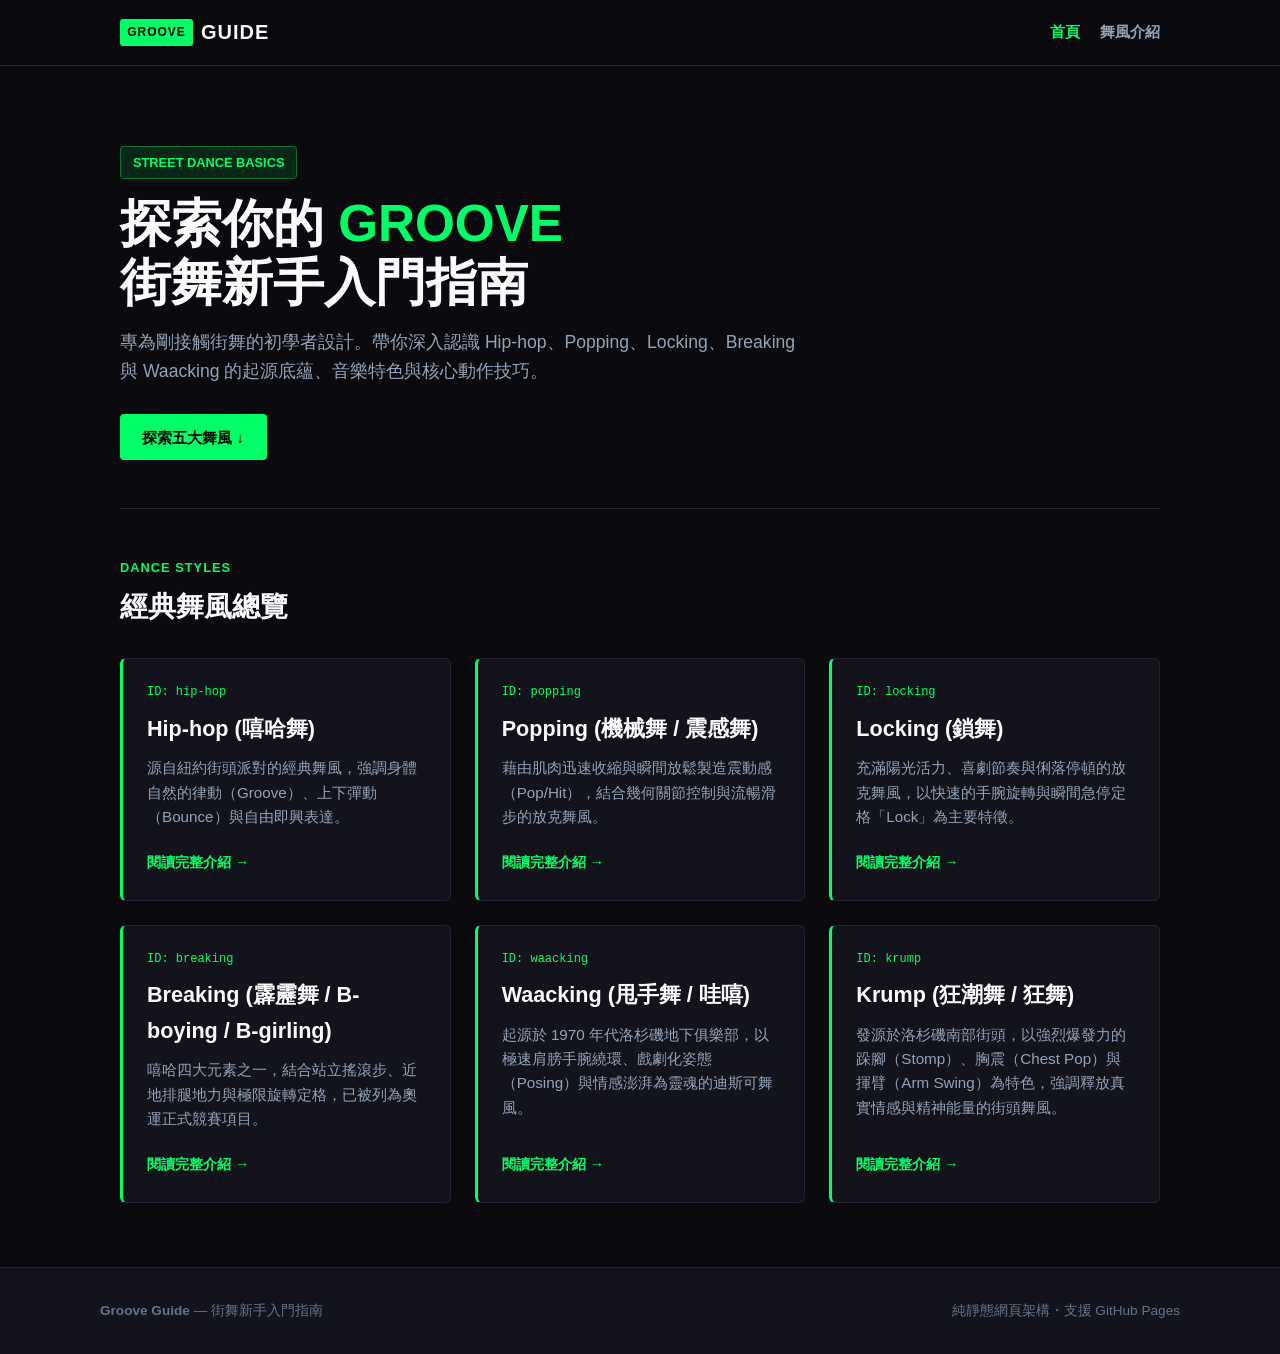
<file: index.html>
<!DOCTYPE html>
<html lang="zh-TW">
<head>
  <meta charset="UTF-8">
  <meta name="viewport" content="width=device-width, initial-scale=1.0">
  <meta name="description" content="Groove Guide — 街舞新手入門指南。認識 Hip-hop、Popping、Locking、Breaking、Waacking 五大經典舞風的歷史文化、節奏與動作技巧。">
  <title>Groove Guide — 街舞新手入門指南</title>
  <link rel="stylesheet" href="css/style.css">
</head>
<body>

  <!-- 頂部導覽列 -->
  <header class="site-header">
    <div class="header-container">
      <a href="index.html" class="logo" aria-label="Groove Guide 首頁">
        <span class="logo-badge">GROOVE</span>
        <span>GUIDE</span>
      </a>
      <nav aria-label="網站導覽">
        <ul class="nav-links">
          <li><a href="index.html" class="nav-link active">首頁</a></li>
          <li><a href="#styles" class="nav-link">舞風介紹</a></li>
        </ul>
      </nav>
    </div>
  </header>

  <!-- 主要內容 -->
  <main class="main-container">
    
    <!-- Hero 標語區 -->
    <section class="hero-section">
      <span class="hero-tag">STREET DANCE BASICS</span>
      <h1 class="hero-title">
        探索你的 <span>GROOVE</span><br>
        街舞新手入門指南
      </h1>
      <p class="hero-desc">
        專為剛接觸街舞的初學者設計。帶你深入認識 Hip-hop、Popping、Locking、Breaking 與 Waacking 的起源底蘊、音樂特色與核心動作技巧。
      </p>
      <div>
        <a href="#styles" class="btn btn-primary">探索五大舞風 ↓</a>
      </div>
    </section>

    <!-- 舞風列表展示區 -->
    <section id="styles">
      <div class="section-header">
        <div class="section-label">DANCE STYLES</div>
        <h2 class="section-title">經典舞風總覽</h2>
      </div>

      <!-- 由 js/main.js 動態渲染 data/styles.json -->
      <div id="styles-grid" class="styles-grid">
        <!-- 預設靜態連結保證無 JS 時或爬蟲亦可存取 -->
        <article class="style-card">
          <div>
            <div class="card-tag">ID: hip-hop</div>
            <h3 class="card-title">Hip-hop (嘻哈舞)</h3>
            <p class="card-desc">源自紐約街頭派對的經典舞風，強調身體自然的律動（Groove）與彈動（Bounce）。</p>
          </div>
          <div>
            <a href="style.html?id=hip-hop" class="card-link">閱讀完整介紹 &rarr;</a>
          </div>
        </article>

        <article class="style-card">
          <div>
            <div class="card-tag">ID: popping</div>
            <h3 class="card-title">Popping (機械舞 / 震感舞)</h3>
            <p class="card-desc">藉由肌肉迅速收縮與瞬間放鬆製造震動感（Pop/Hit），結合幾何關節控制的放克舞風。</p>
          </div>
          <div>
            <a href="style.html?id=popping" class="card-link">閱讀完整介紹 &rarr;</a>
          </div>
        </article>

        <article class="style-card">
          <div>
            <div class="card-tag">ID: locking</div>
            <h3 class="card-title">Locking (鎖舞)</h3>
            <p class="card-desc">充滿陽光活力、喜劇節奏與俐落停頓的放克舞風，以快速手腕旋轉與急停定格為特徵。</p>
          </div>
          <div>
            <a href="style.html?id=locking" class="card-link">閱讀完整介紹 &rarr;</a>
          </div>
        </article>

        <article class="style-card">
          <div>
            <div class="card-tag">ID: breaking</div>
            <h3 class="card-title">Breaking (霹靂舞)</h3>
            <p class="card-desc">嘻哈四大元素之一，結合站立搖滾步、近地排腿地力與極限旋轉定格的代表性舞風。</p>
          </div>
          <div>
            <a href="style.html?id=breaking" class="card-link">閱讀完整介紹 &rarr;</a>
          </div>
        </article>

        <article class="style-card">
          <div>
            <div class="card-tag">ID: waacking</div>
            <h3 class="card-title">Waacking (甩手舞)</h3>
            <p class="card-desc">起源於 1970 年代洛杉磯地下俱樂部，以極速肩膀手腕繞環與戲劇化姿態為特徵的舞風。</p>
          </div>
          <div>
            <a href="style.html?id=waacking" class="card-link">閱讀完整介紹 &rarr;</a>
          </div>
        </article>

        <article class="style-card">
          <div>
            <div class="card-tag">ID: krump</div>
            <h3 class="card-title">Krump (狂潮舞 / 狂舞)</h3>
            <p class="card-desc">發源於洛杉磯南部街頭，以強烈爆發力的跺腳、胸震與揮臂為特色，強調釋放真實情感與精神能量的街頭舞風。</p>
          </div>
          <div>
            <a href="style.html?id=krump" class="card-link">閱讀完整介紹 &rarr;</a>
          </div>
        </article>
      </div>
    </section>

  </main>

  <!-- 頁尾 -->
  <footer class="site-footer">
    <div class="footer-container">
      <div>
        <strong>Groove Guide</strong> — 街舞新手入門指南
      </div>
      <div>
        純靜態網頁架構・支援 GitHub Pages
      </div>
    </div>
  </footer>

  <script src="js/main.js"></script>
</body>
</html>
</file>
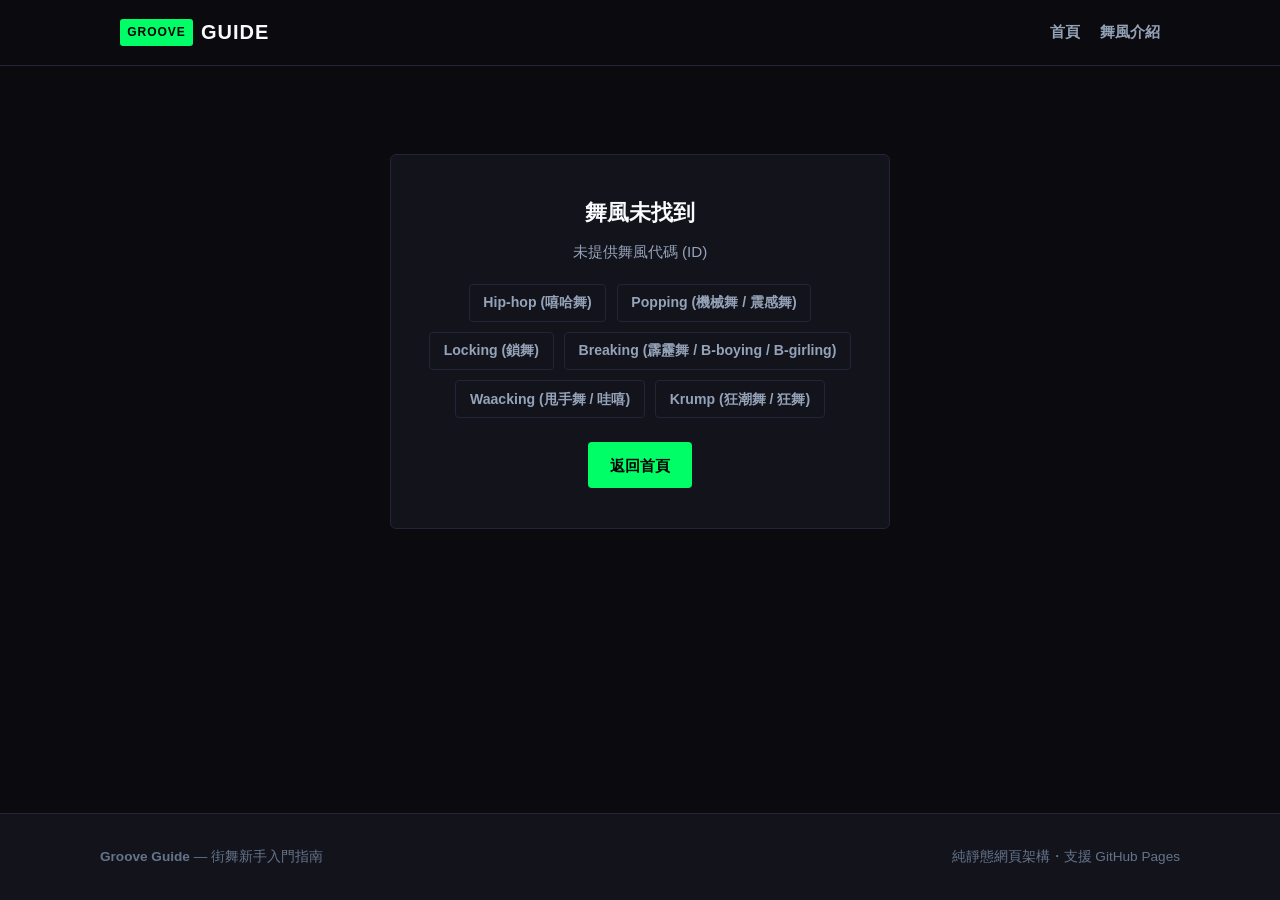
<file: style.html>
<!DOCTYPE html>
<html lang="zh-TW">
<head>
  <meta charset="UTF-8">
  <meta name="viewport" content="width=device-width, initial-scale=1.0">
  <meta name="description" content="Groove Guide — 街舞舞風深度指南。認識歷史背景、音樂特色、代表動作與初學者入門方針。">
  <title>舞風介紹 — Groove Guide</title>
  <link rel="stylesheet" href="css/style.css">
</head>
<body>

  <!-- 頂部導覽列 -->
  <header class="site-header">
    <div class="header-container">
      <a href="index.html" class="logo" aria-label="Groove Guide 首頁">
        <span class="logo-badge">GROOVE</span>
        <span>GUIDE</span>
      </a>
      <nav aria-label="網站導覽">
        <ul class="nav-links">
          <li><a href="index.html" class="nav-link">首頁</a></li>
          <li><a href="index.html#styles" class="nav-link">舞風介紹</a></li>
        </ul>
      </nav>
    </div>
  </header>

  <!-- 主要內容容器：由 js/main.js 依據網址 ?id= 參數動態渲染 -->
  <main class="main-container">
    <article id="style-detail-container" aria-live="polite">
      <!-- 初始載入中提示 -->
      <div class="state-box">
        <h3>舞風資料載入中...</h3>
        <p>請稍候，正在讀取街舞文化與動作解析資料。</p>
      </div>
    </article>
  </main>

  <!-- 頁尾 -->
  <footer class="site-footer">
    <div class="footer-container">
      <div>
        <strong>Groove Guide</strong> — 街舞新手入門指南
      </div>
      <div>
        純靜態網頁架構・支援 GitHub Pages
      </div>
    </div>
  </footer>

  <script src="js/main.js"></script>
</body>
</html>
</file>
<file: css/style.css>
/* ==========================================================================
   Groove Guide — Urban Street 視覺樣式系統
   主色調：黑 (#0a0a0f, #12121a)、白 (#f8fafc)、螢光綠 (#00ff66)
   ========================================================================== */

:root {
  --bg-main: #0a0a0f;
  --bg-card: #13131c;
  --bg-card-hover: #1a1a26;
  --bg-badge: rgba(0, 255, 102, 0.12);

  --text-main: #f8fafc;
  --text-muted: #94a3b8;
  --text-dim: #64748b;

  --neon-green: #00ff66;
  --neon-green-hover: #33ff85;
  --neon-border: rgba(0, 255, 102, 0.35);

  --border-color: #242436;
  --border-strong: #383852;

  --font-base: -apple-system, BlinkMacSystemFont, "Segoe UI", Roboto, "Noto Sans TC", "Microsoft JhengHei", sans-serif;
  --font-mono: Consolas, "SFMono-Regular", Menlo, monospace;

  --max-width: 1080px;
}

*, *::before, *::after {
  box-sizing: border-box;
  margin: 0;
  padding: 0;
}

body {
  font-family: var(--font-base);
  background-color: var(--bg-main);
  color: var(--text-main);
  line-height: 1.65;
  min-height: 100vh;
  display: flex;
  flex-direction: column;
}

a {
  color: inherit;
  text-decoration: none;
}

/* 頂部導覽列 */
.site-header {
  border-bottom: 1px solid var(--border-color);
  background-color: rgba(10, 10, 15, 0.95);
  position: sticky;
  top: 0;
  z-index: 100;
}

.header-container {
  max-width: var(--max-width);
  margin: 0 auto;
  padding: 1rem 1.25rem;
  display: flex;
  align-items: center;
  justify-content: space-between;
}

.logo {
  font-size: 1.25rem;
  font-weight: 900;
  letter-spacing: 0.05em;
  display: flex;
  align-items: center;
  gap: 0.5rem;
}

.logo-badge {
  background-color: var(--neon-green);
  color: #000;
  font-size: 0.75rem;
  font-weight: 900;
  padding: 0.2rem 0.45rem;
  border-radius: 3px;
}

.nav-links {
  display: flex;
  gap: 1.25rem;
  list-style: none;
}

.nav-link {
  color: var(--text-muted);
  font-size: 0.95rem;
  font-weight: 600;
}

.nav-link:hover,
.nav-link.active {
  color: var(--neon-green);
}

/* 主要內容容器 */
.main-container {
  max-width: var(--max-width);
  width: 100%;
  margin: 0 auto;
  padding: 2.5rem 1.25rem 4rem;
  flex: 1;
}

/* 首頁 Hero 區塊 */
.hero-section {
  padding: 2.5rem 0 3rem;
  border-bottom: 1px solid var(--border-color);
  margin-bottom: 3rem;
}

.hero-tag {
  display: inline-block;
  background-color: var(--bg-badge);
  border: 1px solid var(--neon-border);
  color: var(--neon-green);
  font-size: 0.8rem;
  font-weight: 700;
  padding: 0.3rem 0.75rem;
  border-radius: 4px;
  margin-bottom: 1rem;
  text-transform: uppercase;
}

.hero-title {
  font-size: clamp(2rem, 5vw, 3.2rem);
  font-weight: 900;
  line-height: 1.15;
  margin-bottom: 1rem;
}

.hero-title span {
  color: var(--neon-green);
}

.hero-desc {
  font-size: 1.1rem;
  color: var(--text-muted);
  max-width: 680px;
  margin-bottom: 1.75rem;
}

/* 按鈕樣式 */
.btn {
  display: inline-block;
  padding: 0.65rem 1.4rem;
  font-size: 0.95rem;
  font-weight: 700;
  border-radius: 4px;
  cursor: pointer;
}

.btn-primary {
  background-color: var(--neon-green);
  color: #000;
}

.btn-primary:hover {
  background-color: var(--neon-green-hover);
}

.btn-outline {
  border: 1px solid var(--border-strong);
  color: var(--text-main);
  background: transparent;
}

.btn-outline:hover {
  border-color: var(--neon-green);
  color: var(--neon-green);
}

/* 區塊標題 */
.section-header {
  margin-bottom: 1.75rem;
}

.section-label {
  font-size: 0.8rem;
  font-weight: 700;
  color: var(--neon-green);
  letter-spacing: 0.08em;
  text-transform: uppercase;
  margin-bottom: 0.35rem;
}

.section-title {
  font-size: 1.75rem;
  font-weight: 800;
}

/* 舞風卡片網格 (首頁) */
.styles-grid {
  display: grid;
  grid-template-columns: repeat(auto-fill, minmax(300px, 1fr));
  gap: 1.5rem;
}

.style-card {
  background-color: var(--bg-card);
  border: 1px solid var(--border-color);
  border-radius: 6px;
  padding: 1.5rem;
  display: flex;
  flex-direction: column;
  justify-content: space-between;
  border-left: 3px solid var(--neon-green);
}

.style-card:hover {
  background-color: var(--bg-card-hover);
  border-color: var(--neon-border);
}

.card-tag {
  font-family: var(--font-mono);
  font-size: 0.75rem;
  color: var(--neon-green);
  margin-bottom: 0.5rem;
}

.card-title {
  font-size: 1.35rem;
  font-weight: 800;
  margin-bottom: 0.6rem;
}

.card-desc {
  font-size: 0.95rem;
  color: var(--text-muted);
  line-height: 1.6;
  margin-bottom: 1.25rem;
}

.card-link {
  font-size: 0.9rem;
  font-weight: 700;
  color: var(--neon-green);
  display: inline-flex;
  align-items: center;
  gap: 0.3rem;
}

.card-link:hover {
  text-decoration: underline;
}

/* 舞風詳細頁面 (style.html) */
.detail-header {
  margin-bottom: 2.5rem;
  padding-bottom: 1.5rem;
  border-bottom: 1px solid var(--border-color);
}

.breadcrumbs {
  font-size: 0.85rem;
  color: var(--text-dim);
  margin-bottom: 1rem;
}

.breadcrumbs a {
  color: var(--text-muted);
}

.breadcrumbs a:hover {
  color: var(--neon-green);
}

.detail-id-badge {
  display: inline-block;
  font-family: var(--font-mono);
  font-size: 0.8rem;
  color: var(--neon-green);
  background-color: var(--bg-badge);
  padding: 0.2rem 0.6rem;
  border-radius: 3px;
  margin-bottom: 0.75rem;
}

.detail-title {
  font-size: clamp(2rem, 4vw, 3rem);
  font-weight: 900;
  margin-bottom: 0.75rem;
}

.detail-lead {
  font-size: 1.1rem;
  color: var(--text-muted);
  line-height: 1.7;
}

.detail-sections {
  display: flex;
  flex-direction: column;
  gap: 2rem;
}

.detail-block {
  background-color: var(--bg-card);
  border: 1px solid var(--border-color);
  border-radius: 6px;
  padding: 1.75rem;
}

.block-title {
  font-size: 1.25rem;
  font-weight: 800;
  margin-bottom: 1rem;
  padding-bottom: 0.6rem;
  border-bottom: 1px solid var(--border-color);
  color: var(--text-main);
  display: flex;
  align-items: center;
  gap: 0.5rem;
}

.block-title::before {
  content: "";
  display: inline-block;
  width: 4px;
  height: 1rem;
  background-color: var(--neon-green);
}

.block-text {
  color: var(--text-muted);
  font-size: 0.98rem;
  line-height: 1.8;
  white-space: pre-line;
}

/* 動作卡片 */
.moves-grid {
  display: grid;
  grid-template-columns: repeat(auto-fit, minmax(240px, 1fr));
  gap: 1rem;
}

.move-card {
  background-color: #171722;
  border: 1px solid var(--border-color);
  border-radius: 4px;
  padding: 1rem;
}

.move-title {
  font-weight: 700;
  color: var(--neon-green);
  margin-bottom: 0.35rem;
  font-size: 0.95rem;
}

.move-desc {
  font-size: 0.88rem;
  color: var(--text-muted);
  line-height: 1.5;
}

/* 資料來源清單 */
.sources-list {
  list-style: none;
  display: flex;
  flex-direction: column;
  gap: 0.75rem;
}

.source-item {
  background-color: #171722;
  border: 1px solid var(--border-color);
  border-radius: 4px;
  padding: 0.85rem 1.1rem;
}

.source-link {
  color: var(--neon-green);
  font-weight: 700;
  font-size: 0.95rem;
  text-decoration: underline;
  text-underline-offset: 3px;
}

.source-info {
  font-size: 0.85rem;
  color: var(--text-dim);
  margin-top: 0.25rem;
}

/* 個人觀察預設提示 */
.observation-empty {
  font-style: italic;
  color: var(--text-dim);
  font-size: 0.95rem;
}

/* 舞風導覽晶片 */
.style-switch-nav {
  margin-top: 3rem;
  padding-top: 1.75rem;
  border-top: 1px solid var(--border-color);
}

.chips-container {
  display: flex;
  flex-wrap: wrap;
  gap: 0.65rem;
  margin-top: 0.75rem;
}

.style-chip {
  padding: 0.4rem 0.85rem;
  background-color: var(--bg-card);
  border: 1px solid var(--border-color);
  border-radius: 4px;
  font-size: 0.88rem;
  font-weight: 600;
  color: var(--text-muted);
}

.style-chip:hover,
.style-chip.active {
  border-color: var(--neon-green);
  color: var(--neon-green);
}

/* 狀態盒 (載入中、錯誤) */
.state-box {
  background-color: var(--bg-card);
  border: 1px solid var(--border-color);
  border-radius: 6px;
  padding: 2.5rem 1.5rem;
  text-align: center;
  max-width: 500px;
  margin: 3rem auto;
}

.state-box h3 {
  font-size: 1.35rem;
  margin-bottom: 0.5rem;
}

.state-box p {
  color: var(--text-muted);
  font-size: 0.95rem;
  margin-bottom: 1.25rem;
}

/* 頁尾 */
.site-footer {
  border-top: 1px solid var(--border-color);
  background-color: var(--bg-card);
  padding: 2rem 1.25rem;
  margin-top: auto;
}

.footer-container {
  max-width: var(--max-width);
  margin: 0 auto;
  display: flex;
  flex-direction: column;
  gap: 1rem;
  align-items: center;
  text-align: center;
  font-size: 0.85rem;
  color: var(--text-dim);
}

@media (min-width: 640px) {
  .footer-container {
    flex-direction: row;
    justify-content: space-between;
    text-align: left;
  }
}
</file>
